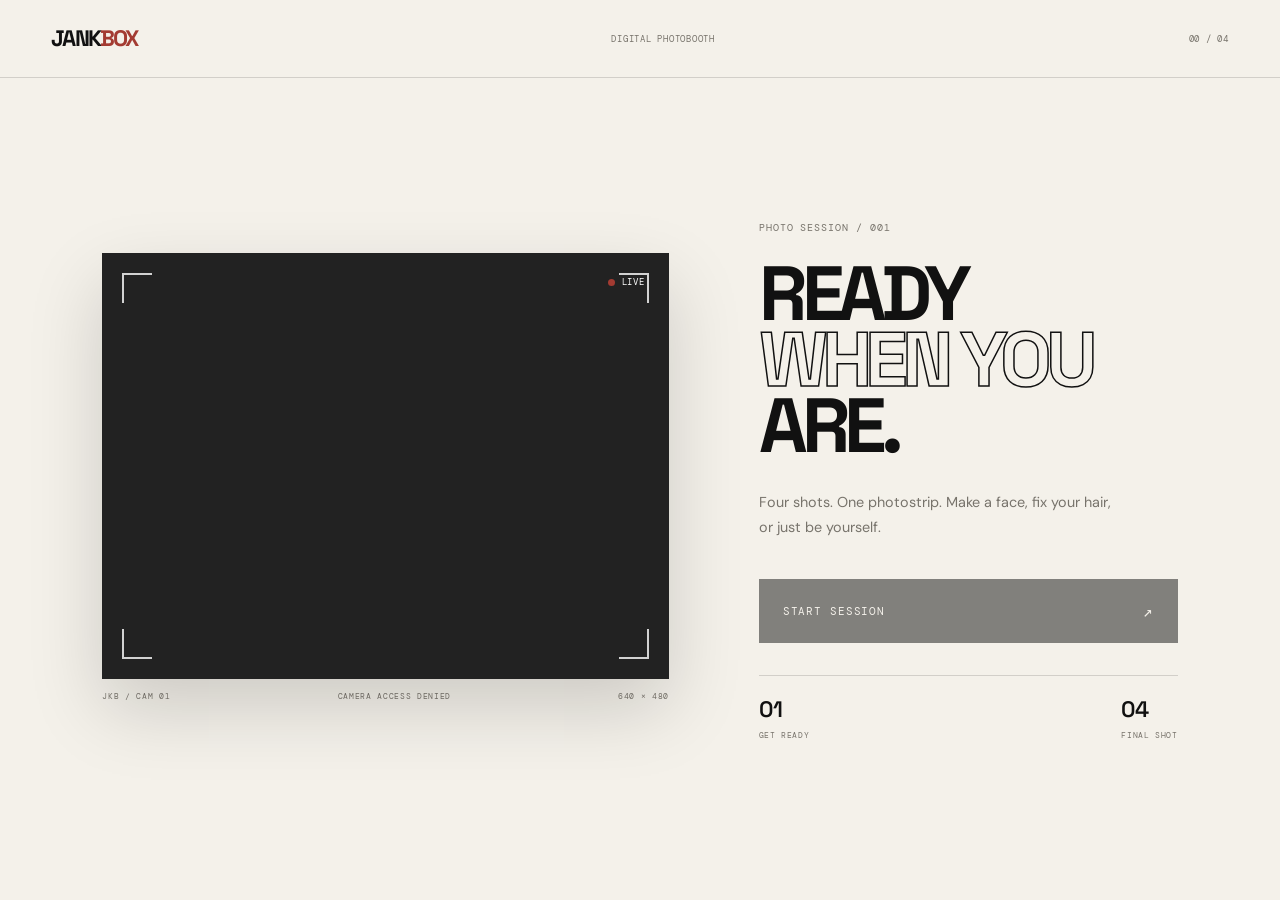
<file: booth/booth.html>
<!DOCTYPE html>
<html lang="en">

<head>

    <meta charset="UTF-8">
    <meta name="viewport" content="width=device-width, initial-scale=1.0">

    <title>Jankbox — Photo Booth</title>

    <link rel="preconnect" href="https://fonts.googleapis.com">
    <link rel="preconnect" href="https://fonts.gstatic.com" crossorigin>

    <link href="https://fonts.googleapis.com/css2?family=DM+Mono:wght@400;500&family=DM+Sans:wght@400;500;600&family=Space+Grotesk:wght@400;500;600;700&display=swap" rel="stylesheet">

    <link rel="stylesheet" href="booth.css">

</head>


<body>

    <!-- TOP BAR -->

    <header class="booth-header">

        <a href="../home/home.html" class="logo">
            JANK<span>BOX</span>
        </a>

        <div class="booth-mode">
            DIGITAL PHOTOBOOTH
        </div>

        <div class="shot-counter">

            <span id="currentShot">00</span>
            <span>/ 04</span>

        </div>

    </header>


    <!-- MAIN BOOTH -->

    <main class="booth-page">

        <!-- CAMERA SECTION -->

        <section class="camera-section" id="cameraSection">

            <div class="camera-wrapper">

                <video id="camera" autoplay playsinline muted>
            </video>

                <div class="camera-ui">

                    <div class="camera-corner top-left"></div>
                    <div class="camera-corner top-right"></div>

                    <div class="camera-corner bottom-left"></div>
                    <div class="camera-corner bottom-right"></div>

                    <div class="camera-status">
                        <span class="record-dot"></span> LIVE
                    </div>

                    <div id="countdown" class="countdown">
                    </div>

                </div>

            </div>

            <div class="camera-info">

                <span>
                JKB / CAM 01
            </span>

                <span id="cameraMessage">
                CAMERA READY
            </span>

                <span>
                640 × 480
            </span>

            </div>

        </section>


        <!-- CONTROL SECTION -->

        <section class="control-section" id="controlSection">

            <div class="control-intro">

                <span class="eyebrow">
                PHOTO SESSION / 001
            </span>

                <h1>
                    READY<br>
                    <span>WHEN YOU</span><br> ARE.
                </h1>

                <p>
                    Four shots. One photostrip. Make a face, fix your hair, or just be yourself.
                </p>

            </div>


            <button id="startButton" class="start-button">

            <span>
                START SESSION
            </span>

            <span class="button-arrow">
                ↗
            </span>

        </button>


            <div class="session-info">

                <div>

                    <span class="info-number">
                    01
                </span>

                    <span>
                    GET READY
                </span>

                </div>

                <div>

                    <span class="info-number">
                    04
                </span>

                    <span>
                    FINAL SHOT
                </span>

                </div>

            </div>

        </section>


        <!-- REVIEW SECTION -->

        <section class="review-section" id="reviewSection">

            <div class="review-header">

                <div>

                    <span class="eyebrow">
                    SESSION COMPLETE
                </span>

                    <h2>
                        YOUR<br>
                        <span>MOMENTS.</span>
                    </h2>

                </div>

                <div class="review-counter">
                    04 / 04
                </div>

            </div>


            <div class="photo-grid" id="photoGrid">

                <!-- Photos will be inserted by JavaScript -->

            </div>


            <div class="review-actions">

                <button id="retakeButton" class="secondary-button">

                RETAKE

            </button>


                <button id="continueButton" class="primary-button">

                CONTINUE

                <span>↗</span>

            </button>

            </div>

        </section>

    </main>


    <!-- FLASH -->

    <div id="flash" class="flash">
    </div>



    <script src="booth.js"></script>

</body>

</html>
</file>
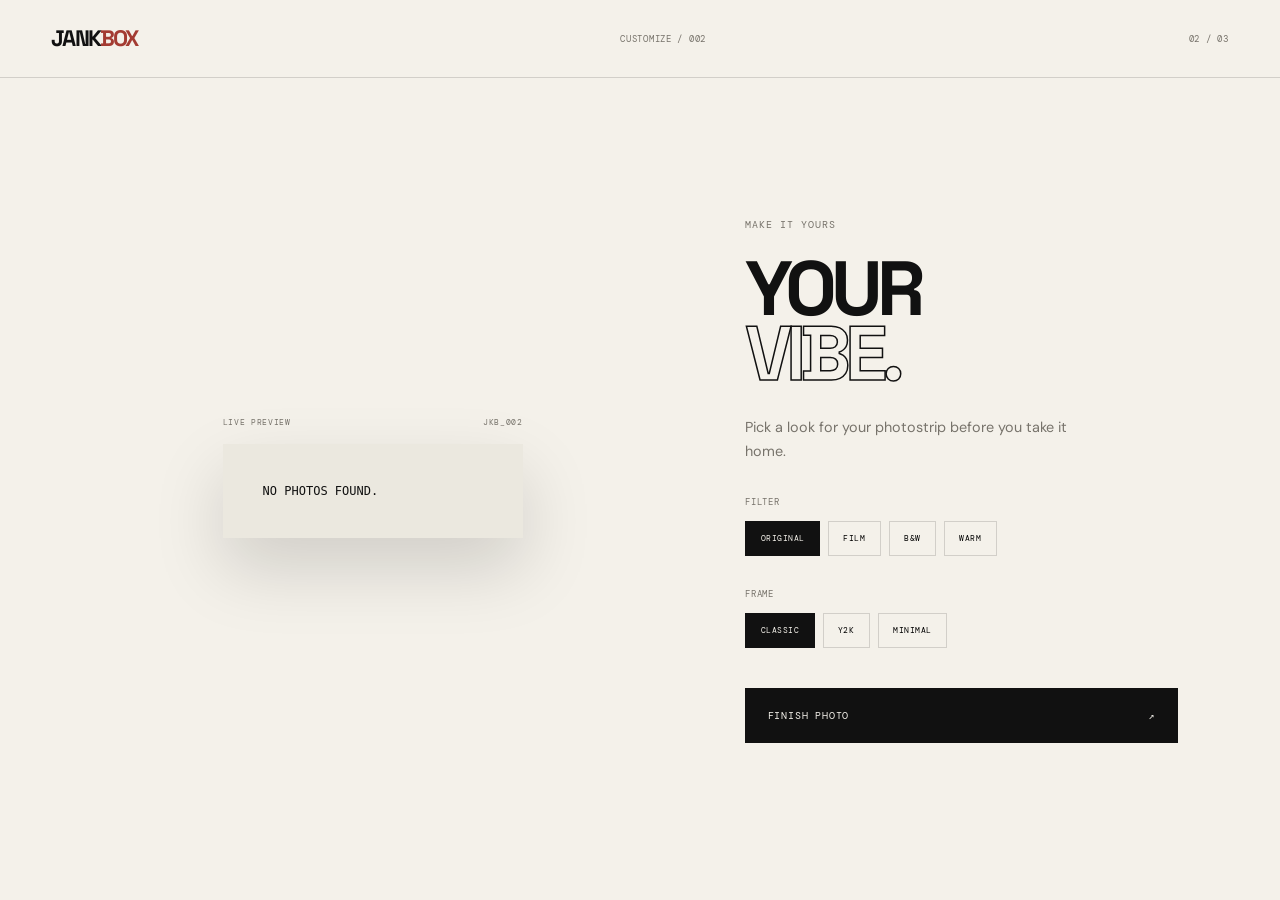
<file: customize/customize.html>
<!DOCTYPE html>
<html lang="en">

<head>

    <meta charset="UTF-8">

    <meta name="viewport" content="width=device-width, initial-scale=1.0">

    <title>
        Jankbox — Customize
    </title>


    <link rel="preconnect" href="https://fonts.googleapis.com">

    <link rel="preconnect" href="https://fonts.gstatic.com" crossorigin>


    <link href="https://fonts.googleapis.com/css2?family=DM+Mono:wght@400;500&family=DM+Sans:wght@400;500;600&family=Space+Grotesk:wght@400;500;600;700&display=swap" rel="stylesheet">


    <link rel="stylesheet" href="customize.css">

</head>


<body>


    <!-- HEADER -->

    <header class="custom-header">

        <a href="../home/home.html" class="logo">
            JANK<span>BOX</span>
        </a>


        <div class="page-label">

            CUSTOMIZE / 002

        </div>


        <div class="step">

            02 / 03

        </div>

    </header>



    <!-- MAIN -->

    <main class="customize-page">


        <!-- LEFT : PREVIEW -->

        <section class="preview-section">


            <div class="preview-label">

                <span>
                    LIVE PREVIEW
                </span>

                <span>
                    JKB_002
                </span>

            </div>


            <div class="photostrip" id="photostrip">

                <!-- photos generated by JS -->


                <div class="strip-brand">

                    JANKBOX

                </div>


                <div class="strip-date">

                    09.25.26

                </div>

            </div>


        </section>



        <!-- RIGHT : CONTROLS -->

        <section class="custom-controls">


            <div class="custom-intro">

                <span class="eyebrow">
                    MAKE IT YOURS
                </span>


                <h1>

                    YOUR<br>

                    <span>VIBE.</span>

                </h1>


                <p>
                    Pick a look for your photostrip before you take it home.
                </p>

            </div>



            <!-- FILTER -->

            <div class="control-group">

                <div class="control-title">

                    FILTER

                </div>


                <div class="options">

                    <button class="option active" data-filter="normal">
                        ORIGINAL
                    </button>


                    <button class="option" data-filter="film">
                        FILM
                    </button>


                    <button class="option" data-filter="bw">
                        B&W
                    </button>


                    <button class="option" data-filter="warm">
                        WARM
                    </button>

                </div>

            </div>



            <!-- FRAME -->

            <div class="control-group">

                <div class="control-title">

                    FRAME

                </div>


                <div class="options">

                    <button class="option active" data-frame="classic">
                        CLASSIC
                    </button>


                    <button class="option" data-frame="y2k">
                        Y2K
                    </button>


                    <button class="option" data-frame="minimal">
                        MINIMAL
                    </button>

                </div>

            </div>



            <!-- FINISH -->

            <button id="finishButton" class="finish-button">

                <span>
                    FINISH PHOTO
                </span>

                <span>
                    ↗
                </span>

            </button>


        </section>

    </main>



    <script src="customize.js"></script>

</body>

</html>
</file>
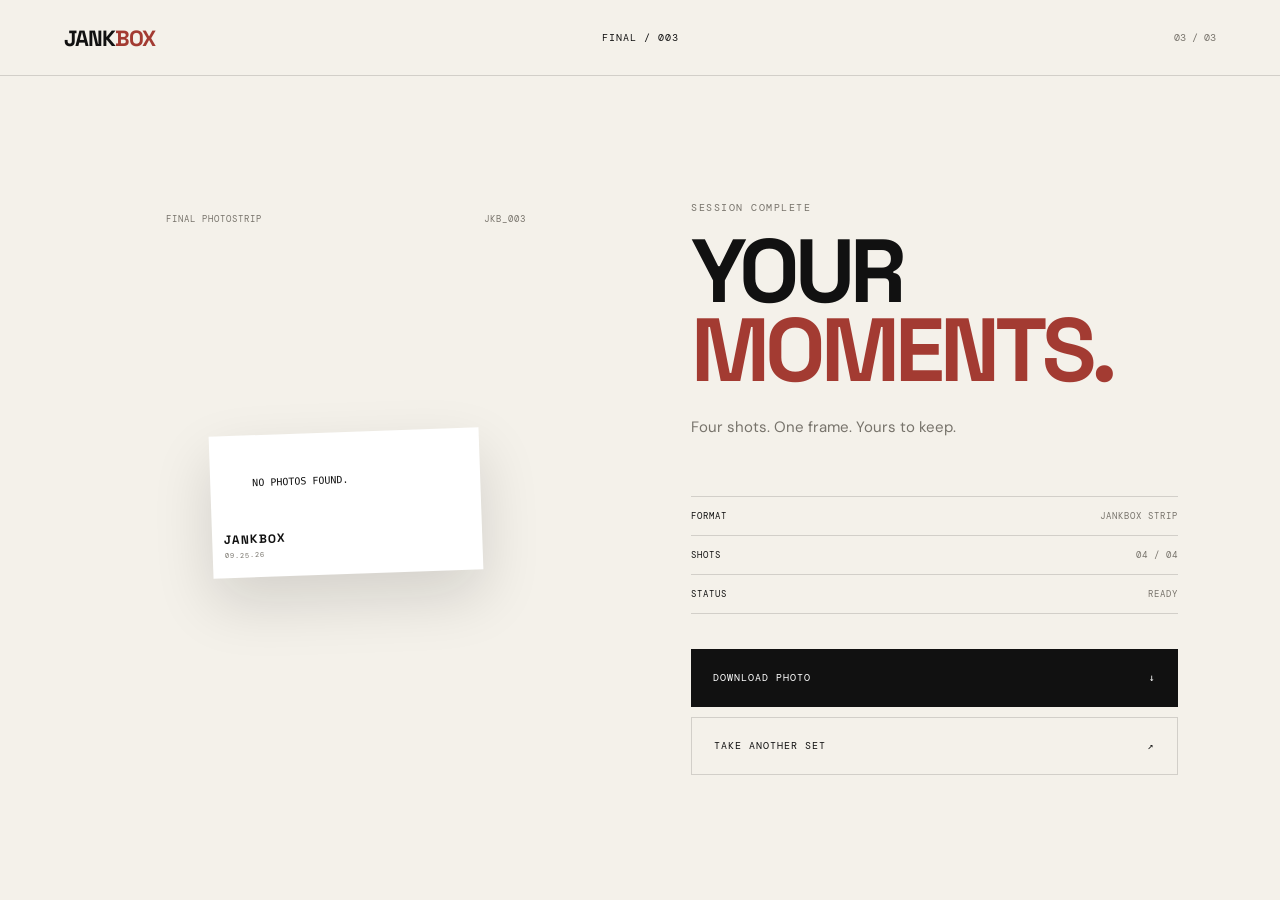
<file: final/final.html>
<!DOCTYPE html>
<html lang="en">

<head>
    <meta charset="UTF-8">
    <meta name="viewport" content="width=device-width, initial-scale=1.0">

    <title>Jankbox — Final</title>

    <link rel="preconnect" href="https://fonts.googleapis.com">
    <link rel="preconnect" href="https://fonts.gstatic.com" crossorigin>

    <link href="https://fonts.googleapis.com/css2?family=DM+Mono:wght@400;500&family=DM+Sans:wght@400;500;600&family=Space+Grotesk:wght@400;500;600;700&display=swap" rel="stylesheet">

    <link rel="stylesheet" href="final.css">
</head>

<body>

    <!-- HEADER -->

    <header class="final-header">

        <a href="../home/home.html" class="logo">
            JANK<span>BOX</span>
        </a>

        <div class="page-label">
            FINAL / 003
        </div>

        <div class="step">
            03 / 03
        </div>

    </header>


    <!-- MAIN -->

    <main class="final-page">

        <!-- LEFT -->

        <section class="final-preview">

            <div class="preview-label">
                <span>FINAL PHOTOSTRIP</span>
                <span>JKB_003</span>
            </div>

            <div class="strip-stage">

                <div class="photostrip-final" id="photostripFinal">

                    <div id="finalPhotos"></div>

                    <div class="final-brand">
                        JANKBOX
                    </div>

                    <div class="final-date">
                        09.25.26
                    </div>

                </div>

            </div>

        </section>


        <!-- RIGHT -->

        <section class="final-content">

            <div class="final-intro">

                <span class="eyebrow">
                    SESSION COMPLETE
                </span>

                <h1>
                    YOUR<br>
                    <span>MOMENTS.</span>
                </h1>

                <p>
                    Four shots. One frame. Yours to keep.
                </p>

            </div>


            <div class="final-meta">

                <div class="meta-row">
                    <span>FORMAT</span>
                    <span>JANKBOX STRIP</span>
                </div>

                <div class="meta-row">
                    <span>SHOTS</span>
                    <span>04 / 04</span>
                </div>

                <div class="meta-row">
                    <span>STATUS</span>
                    <span>READY</span>
                </div>

            </div>


            <div class="final-actions">

                <button id="downloadButton" class="download-button">
                    <span>DOWNLOAD PHOTO</span>
                    <span>↓</span>
                </button>

                <button id="newSessionButton" class="secondary-button">
                    TAKE ANOTHER SET
                    <span>↗</span>
                </button>

            </div>

        </section>

    </main>


    <script src="final.js"></script>

</body>

</html>
</file>
<file: booth/booth.css>
:root {
    --cream: #f4f1ea;
    --black: #111111;
    --gray: #77736b;
    --line: rgba(17, 17, 17, 0.15);
    --red: #a33b32;
    --display: "Space Grotesk", sans-serif;
    --body: "DM Sans", sans-serif;
    --mono: "DM Mono", monospace;
}

* {
    margin: 0;
    padding: 0;
    box-sizing: border-box;
}

html {
    scroll-behavior: smooth;
}

body {
    min-height: 100vh;
    background: var(--cream);
    color: var(--black);
    font-family: var(--body);
    overflow-x: hidden;
}

a {
    color: inherit;
    text-decoration: none;
}


/* =========================
   HEADER
========================= */

.booth-header {
    position: fixed;
    top: 0;
    left: 0;
    width: 100%;
    height: 78px;
    padding: 0 4vw;
    display: flex;
    align-items: center;
    justify-content: space-between;
    border-bottom: 1px solid var(--line);
    background: var(--cream);
    z-index: 20;
}

.logo {
    font-family: var(--display);
    font-size: 1.4rem;
    font-weight: 700;
    letter-spacing: -0.08em;
}

.logo span {
    color: var(--red);
}

.booth-mode,
.shot-counter {
    font-family: var(--mono);
    font-size: 0.58rem;
    letter-spacing: 0.08em;
    color: var(--gray);
}


/* =========================
   MAIN
========================= */

.booth-page {
    min-height: 100vh;
    padding: 125px 8vw 70px;
    display: grid;
    grid-template-columns: 1.15fr 0.85fr;
    align-items: center;
    gap: 7vw;
}


/* =========================
   CAMERA
========================= */

.camera-section {
    width: 100%;
}

.camera-wrapper {
    position: relative;
    width: 100%;
    aspect-ratio: 4 / 3;
    background: #222;
    overflow: hidden;
    box-shadow: 0 30px 70px rgba(0, 0, 0, 0.16);
}

#camera {
    width: 100%;
    height: 100%;
    object-fit: cover;
    /* mirror selfie camera */
    transform: scaleX(-1);
    filter: saturate(0.82) contrast(1.05);
}


/* =========================
   CAMERA UI
========================= */

.camera-ui {
    position: absolute;
    inset: 0;
    pointer-events: none;
}

.camera-corner {
    position: absolute;
    width: 30px;
    height: 30px;
    border-color: rgba(255, 255, 255, 0.8);
    border-style: solid;
}

.top-left {
    top: 20px;
    left: 20px;
    border-width: 2px 0 0 2px;
}

.top-right {
    top: 20px;
    right: 20px;
    border-width: 2px 2px 0 0;
}

.bottom-left {
    bottom: 20px;
    left: 20px;
    border-width: 0 0 2px 2px;
}

.bottom-right {
    bottom: 20px;
    right: 20px;
    border-width: 0 2px 2px 0;
}


/* =========================
   LIVE
========================= */

.camera-status {
    position: absolute;
    top: 23px;
    right: 24px;
    display: flex;
    align-items: center;
    gap: 7px;
    color: white;
    font-family: var(--mono);
    font-size: 0.55rem;
    letter-spacing: 0.1em;
}

.record-dot {
    width: 7px;
    height: 7px;
    border-radius: 50%;
    background: var(--red);
    animation: blink 1.2s infinite;
}

@keyframes blink {
    0%,
    100% {
        opacity: 1;
    }
    50% {
        opacity: 0.25;
    }
}


/* =========================
   COUNTDOWN
========================= */

.countdown {
    position: absolute;
    inset: 0;
    display: flex;
    align-items: center;
    justify-content: center;
    color: white;
    font-family: var(--display);
    font-size: clamp(5rem, 10vw, 10rem);
    font-weight: 700;
    line-height: 1;
    text-shadow: 0 5px 30px rgba(0, 0, 0, 0.4);
}


/* =========================
   CAMERA INFO
========================= */

.camera-info {
    margin-top: 12px;
    display: flex;
    justify-content: space-between;
    font-family: var(--mono);
    font-size: 0.52rem;
    letter-spacing: 0.08em;
    color: var(--gray);
}


/* =========================
   CONTROL
========================= */

.control-section {
    max-width: 500px;
}

.eyebrow {
    font-family: var(--mono);
    font-size: 0.6rem;
    letter-spacing: 0.1em;
    color: var(--gray);
}

.control-intro h1 {
    margin-top: 1.5rem;
    font-family: var(--display);
    font-size: clamp(4rem, 6vw, 6.5rem);
    font-weight: 700;
    line-height: 0.86;
    letter-spacing: -0.08em;
}

.control-intro h1 span {
    color: transparent;
    -webkit-text-stroke: 1.5px var(--black);
}

.control-intro p {
    max-width: 360px;
    margin-top: 2rem;
    color: var(--gray);
    font-size: 0.9rem;
    line-height: 1.7;
}


/* =========================
   START BUTTON
========================= */

.start-button {
    width: 100%;
    margin-top: 2.5rem;
    padding: 1.35rem 1.5rem;
    border: none;
    background: var(--black);
    color: var(--cream);
    cursor: pointer;
    display: flex;
    align-items: center;
    justify-content: space-between;
    font-family: var(--mono);
    font-size: 0.68rem;
    letter-spacing: 0.08em;
    transition: transform 0.3s ease, background 0.3s ease;
}

.start-button:hover {
    transform: translateY(-4px);
    background: var(--red);
}

.start-button:disabled {
    opacity: 0.5;
    cursor: not-allowed;
    transform: none;
}

.button-arrow {
    font-size: 1rem;
    transition: transform 0.3s ease;
}

.start-button:hover .button-arrow {
    transform: translate(4px, -4px);
}


/* =========================
   SESSION INFO
========================= */

.session-info {
    margin-top: 2rem;
    padding-top: 1.2rem;
    border-top: 1px solid var(--line);
    display: flex;
    justify-content: space-between;
}

.session-info div {
    display: flex;
    flex-direction: column;
    gap: 0.35rem;
}

.session-info span:last-child {
    font-family: var(--mono);
    font-size: 0.48rem;
    letter-spacing: 0.08em;
    color: var(--gray);
}

.info-number {
    font-family: var(--display);
    font-size: 1.4rem;
    font-weight: 600;
}


/* =========================
   FLASH
========================= */

.flash {
    position: fixed;
    inset: 0;
    background: white;
    opacity: 0;
    pointer-events: none;
    z-index: 100;
}

.flash.active {
    animation: cameraFlash 0.25s ease;
}

@keyframes cameraFlash {
    0% {
        opacity: 0;
    }
    30% {
        opacity: 1;
    }
    100% {
        opacity: 0;
    }
}


/* =========================
   TABLET
========================= */

@media (max-width: 1000px) {
    .booth-page {
        grid-template-columns: 1fr;
        padding-top: 110px;
        gap: 4rem;
    }
    .camera-section,
    .control-section {
        max-width: 700px;
        margin: auto;
    }
}


/* =========================
   MOBILE
========================= */

@media (max-width: 600px) {
    .booth-header {
        height: 68px;
        padding: 0 6vw;
    }
    .booth-mode {
        display: none;
    }
    .booth-page {
        padding: 100px 6vw 50px;
    }
    .camera-wrapper {
        aspect-ratio: 3 / 4;
    }
    .control-intro h1 {
        font-size: clamp(3.5rem, 17vw, 5rem);
    }
}


/* =========================
   REVIEW SECTION
========================= */

.review-section {
    display: none;
    width: 100%;
}

.review-section.active {
    display: block;
}

.review-header {
    display: flex;
    justify-content: space-between;
    align-items: flex-end;
    margin-bottom: 2rem;
}

.review-header h2 {
    margin-top: 1rem;
    font-family: var(--display);
    font-size: clamp(3.5rem, 6vw, 6rem);
    line-height: 0.85;
    letter-spacing: -0.08em;
}

.review-header h2 span {
    color: transparent;
    -webkit-text-stroke: 1.5px var(--black);
}

.review-counter {
    font-family: var(--mono);
    font-size: 0.6rem;
    letter-spacing: 0.08em;
    color: var(--gray);
}


/* PHOTO GRID */

.photo-grid {
    display: grid;
    grid-template-columns: repeat(4, 1fr);
    gap: 10px;
    max-width: 900px;
}

.captured-photo {
    position: relative;
    aspect-ratio: 3 / 4;
    overflow: hidden;
    background: #ddd;
}

.captured-photo img {
    width: 100%;
    height: 100%;
    object-fit: cover;
    display: block;
}

.photo-number {
    position: absolute;
    top: 10px;
    left: 10px;
    padding: 4px 7px;
    background: rgba(17, 17, 17, 0.75);
    color: white;
    font-family: var(--mono);
    font-size: 0.45rem;
    letter-spacing: 0.08em;
}


/* ACTIONS */

.review-actions {
    display: flex;
    gap: 10px;
    margin-top: 1.5rem;
}

.secondary-button,
.primary-button {
    border: none;
    cursor: pointer;
    padding: 1.1rem 1.4rem;
    font-family: var(--mono);
    font-size: 0.6rem;
    letter-spacing: 0.08em;
}

.secondary-button {
    background: transparent;
    border: 1px solid var(--black);
    color: var(--black);
}

.primary-button {
    background: var(--black);
    color: var(--cream);
    min-width: 180px;
    display: flex;
    align-items: center;
    justify-content: space-between;
    transition: 0.3s ease;
}

.primary-button:hover {
    background: var(--red);
}

.primary-button span {
    font-size: 1rem;
}


/* HIDE CAMERA WHEN REVIEWING */

.booth-page.reviewing {
    display: block;
    padding-top: 120px;
}

.booth-page.reviewing .camera-section,
.booth-page.reviewing .control-section {
    display: none;
}

.booth-page.reviewing .review-section {
    display: block;
    max-width: 1100px;
    margin: 0 auto;
}
</file>
<file: customize/customize.css>
:root {
    --cream: #f4f1ea;
    --black: #111111;
    --gray: #77736b;
    --line: rgba(17, 17, 17, 0.15);
    --red: #a33b32;
    --display: "Space Grotesk", sans-serif;
    --body: "DM Sans", sans-serif;
    --mono: "DM Mono", monospace;
}

* {
    margin: 0;
    padding: 0;
    box-sizing: border-box;
}

body {
    min-height: 100vh;
    background: var(--cream);
    color: var(--black);
    font-family: var(--body);
    overflow-x: hidden;
}

a {
    color: inherit;
    text-decoration: none;
}


/* HEADER */

.custom-header {
    position: fixed;
    top: 0;
    left: 0;
    width: 100%;
    height: 78px;
    padding: 0 4vw;
    display: flex;
    align-items: center;
    justify-content: space-between;
    border-bottom: 1px solid var(--line);
    background: var(--cream);
    z-index: 20;
}

.logo {
    font-family: var(--display);
    font-size: 1.4rem;
    font-weight: 700;
    letter-spacing: -0.08em;
}

.logo span {
    color: var(--red);
}

.page-label,
.step {
    font-family: var(--mono);
    font-size: 0.58rem;
    letter-spacing: 0.08em;
    color: var(--gray);
}


/* MAIN */

.customize-page {
    min-height: 100vh;
    padding: 125px 8vw 70px;
    display: grid;
    grid-template-columns: 1fr 0.8fr;
    align-items: center;
    gap: 8vw;
}


/* PREVIEW */

.preview-section {
    display: flex;
    flex-direction: column;
    align-items: center;
}

.preview-label {
    width: 300px;
    margin-bottom: 1rem;
    display: flex;
    justify-content: space-between;
    font-family: var(--mono);
    font-size: 0.52rem;
    letter-spacing: 0.08em;
    color: var(--gray);
}

.photostrip {
    width: 300px;
    padding: 10px;
    background: #ebe8df;
    box-shadow: 0 30px 70px rgba(0, 0, 0, 0.15);
    transition: 0.4s ease;
}


/* PHOTO */

.strip-photo {
    width: 100%;
    aspect-ratio: 1 / 0.78;
    overflow: hidden;
    margin-bottom: 8px;
}

.strip-photo img {
    width: 100%;
    height: 100%;
    object-fit: cover;
}


/* BRAND */

.strip-brand {
    margin-top: 10px;
    font-family: var(--display);
    font-size: 1rem;
    font-weight: 700;
    letter-spacing: -0.06em;
}

.strip-date {
    margin-top: 4px;
    font-family: var(--mono);
    font-size: 0.42rem;
    color: #888;
}


/* CONTROLS */

.custom-controls {
    max-width: 480px;
}

.eyebrow {
    font-family: var(--mono);
    font-size: 0.6rem;
    letter-spacing: 0.1em;
    color: var(--gray);
}

.custom-intro h1 {
    margin-top: 1.4rem;
    font-family: var(--display);
    font-size: clamp( 4rem, 6vw, 6.5rem);
    line-height: 0.85;
    letter-spacing: -0.08em;
}

.custom-intro h1 span {
    color: transparent;
    -webkit-text-stroke: 1.5px var(--black);
}

.custom-intro p {
    max-width: 350px;
    margin-top: 1.8rem;
    color: var(--gray);
    font-size: 0.9rem;
    line-height: 1.7;
}


/* GROUP */

.control-group {
    margin-top: 2rem;
}

.control-title {
    margin-bottom: 0.8rem;
    font-family: var(--mono);
    font-size: 0.55rem;
    letter-spacing: 0.08em;
    color: var(--gray);
}

.options {
    display: flex;
    flex-wrap: wrap;
    gap: 8px;
}

.option {
    padding: 0.7rem 0.9rem;
    border: 1px solid var(--line);
    background: transparent;
    cursor: pointer;
    font-family: var(--mono);
    font-size: 0.52rem;
    letter-spacing: 0.06em;
    transition: 0.25s ease;
}

.option:hover {
    border-color: var(--black);
}

.option.active {
    background: var(--black);
    color: var(--cream);
    border-color: var(--black);
}


/* FINISH */

.finish-button {
    width: 100%;
    margin-top: 2.5rem;
    padding: 1.3rem 1.4rem;
    border: none;
    background: var(--black);
    color: var(--cream);
    cursor: pointer;
    display: flex;
    align-items: center;
    justify-content: space-between;
    font-family: var(--mono);
    font-size: 0.62rem;
    letter-spacing: 0.08em;
    transition: 0.3s ease;
}

.finish-button:hover {
    background: var(--red);
}


/* FILTERS */

.photostrip.filter-film img {
    filter: sepia(0.2) saturate(0.7) contrast(1.1);
}

.photostrip.filter-bw img {
    filter: grayscale(1) contrast(1.08);
}

.photostrip.filter-warm img {
    filter: sepia(0.25) saturate(1.15) contrast(1.03);
}


/* Y2K */

.photostrip.frame-y2k {
    background: #d9d4c9;
    transform: rotate(-2deg);
}

.photostrip.frame-minimal {
    background: white;
    padding: 5px;
}

@media (max-width: 900px) {
    .customize-page {
        grid-template-columns: 1fr;
        gap: 4rem;
        padding-top: 110px;
    }
    .custom-controls {
        width: 100%;
        max-width: 600px;
        margin: auto;
    }
}

@media (max-width: 600px) {
    .custom-header {
        height: 68px;
        padding: 0 6vw;
    }
    .page-label {
        display: none;
    }
    .customize-page {
        padding: 100px 6vw 50px;
    }
    .photostrip {
        width: 260px;
    }
    .preview-label {
        width: 260px;
    }
}
</file>
<file: final/final.css>
:root {
    --cream: #f4f1ea;
    --black: #111111;
    --gray: #77736b;
    --line: rgba(17, 17, 17, 0.15);
    --red: #a33b32;
    --display: "Space Grotesk", sans-serif;
    --body: "DM Sans", sans-serif;
    --mono: "DM Mono", monospace;
}

* {
    margin: 0;
    padding: 0;
    box-sizing: border-box;
}

body {
    min-height: 100vh;
    background: var(--cream);
    color: var(--black);
    font-family: var(--body);
    overflow-x: hidden;
}


/* =========================
   HEADER
========================= */

.final-header {
    height: 76px;
    display: grid;
    grid-template-columns: 1fr auto 1fr;
    align-items: center;
    padding: 0 5vw;
    border-bottom: 1px solid var(--line);
}

.logo {
    color: var(--black);
    text-decoration: none;
    font-family: var(--display);
    font-size: 22px;
    font-weight: 700;
    letter-spacing: -1px;
}

.logo span {
    color: var(--red);
}

.page-label {
    font-family: var(--mono);
    font-size: 10px;
    letter-spacing: 1px;
}

.step {
    justify-self: end;
    font-family: var(--mono);
    font-size: 10px;
    color: var(--gray);
}


/* =========================
   MAIN
========================= */

.final-page {
    min-height: calc(100vh - 76px);
    display: grid;
    grid-template-columns: 1fr 1fr;
    gap: 8vw;
    padding: 6vh 8vw;
}


/* =========================
   PREVIEW
========================= */

.final-preview {
    display: flex;
    flex-direction: column;
    align-items: center;
    justify-content: center;
}

.preview-label {
    width: 100%;
    max-width: 360px;
    display: flex;
    justify-content: space-between;
    margin-bottom: 18px;
    font-family: var(--mono);
    font-size: 9px;
    letter-spacing: 1px;
    color: var(--gray);
}

.strip-stage {
    display: flex;
    align-items: center;
    justify-content: center;
    min-height: 520px;
}

.photostrip-final {
    width: 270px;
    background: white;
    padding: 12px 12px 18px;
    box-shadow: 0 25px 60px rgba(17, 17, 17, 0.14);
    transform: rotate(-2deg);
    position: relative;
}

#finalPhotos {
    display: flex;
    flex-direction: column;
    gap: 6px;
}

.final-photo {
    width: 100%;
    aspect-ratio: 4 / 3;
    overflow: hidden;
    background: #ddd;
}

.final-photo img {
    width: 100%;
    height: 100%;
    display: block;
    object-fit: cover;
}

.final-brand {
    margin-top: 13px;
    font-family: var(--display);
    font-size: 12px;
    font-weight: 700;
    letter-spacing: 1px;
}

.final-date {
    margin-top: 3px;
    font-family: var(--mono);
    font-size: 7px;
    letter-spacing: 1px;
    color: var(--gray);
}


/* =========================
   CONTENT
========================= */

.final-content {
    display: flex;
    flex-direction: column;
    justify-content: center;
    max-width: 500px;
}

.eyebrow {
    display: block;
    margin-bottom: 18px;
    font-family: var(--mono);
    font-size: 10px;
    letter-spacing: 1.5px;
    color: var(--gray);
}

.final-intro h1 {
    font-family: var(--display);
    font-size: clamp(54px, 7vw, 96px);
    line-height: 0.88;
    letter-spacing: -5px;
    margin-bottom: 25px;
}

.final-intro h1 span {
    color: var(--red);
}

.final-intro p {
    max-width: 390px;
    font-size: 15px;
    line-height: 1.7;
    color: var(--gray);
}


/* =========================
   META
========================= */

.final-meta {
    margin-top: 55px;
    border-top: 1px solid var(--line);
}

.meta-row {
    display: flex;
    justify-content: space-between;
    padding: 13px 0;
    border-bottom: 1px solid var(--line);
    font-family: var(--mono);
    font-size: 9px;
    letter-spacing: 1px;
}

.meta-row span:last-child {
    color: var(--gray);
}


/* =========================
   BUTTONS
========================= */

.final-actions {
    margin-top: 35px;
    display: flex;
    flex-direction: column;
    gap: 10px;
}

.download-button,
.secondary-button {
    width: 100%;
    min-height: 58px;
    padding: 0 22px;
    border: none;
    cursor: pointer;
    display: flex;
    align-items: center;
    justify-content: space-between;
    font-family: var(--mono);
    font-size: 10px;
    letter-spacing: 1px;
    transition: transform 0.2s ease, background 0.2s ease;
}

.download-button {
    background: var(--black);
    color: white;
}

.secondary-button {
    background: transparent;
    border: 1px solid var(--line);
    color: var(--black);
}

.download-button:hover,
.secondary-button:hover {
    transform: translateY(-3px);
}

.download-button:hover {
    background: var(--red);
}


/* =========================
   MOBILE
========================= */

@media (max-width: 800px) {
    .final-header {
        grid-template-columns: 1fr auto;
        padding: 0 5vw;
    }
    .page-label {
        display: none;
    }
    .final-page {
        grid-template-columns: 1fr;
        gap: 40px;
        padding: 40px 7vw 70px;
    }
    .final-preview {
        order: 1;
    }
    .final-content {
        order: 2;
    }
    .strip-stage {
        min-height: auto;
    }
    .photostrip-final {
        width: 230px;
    }
    .final-content {
        max-width: none;
    }
    .final-intro h1 {
        font-size: 60px;
        letter-spacing: -3px;
    }
}
</file>
